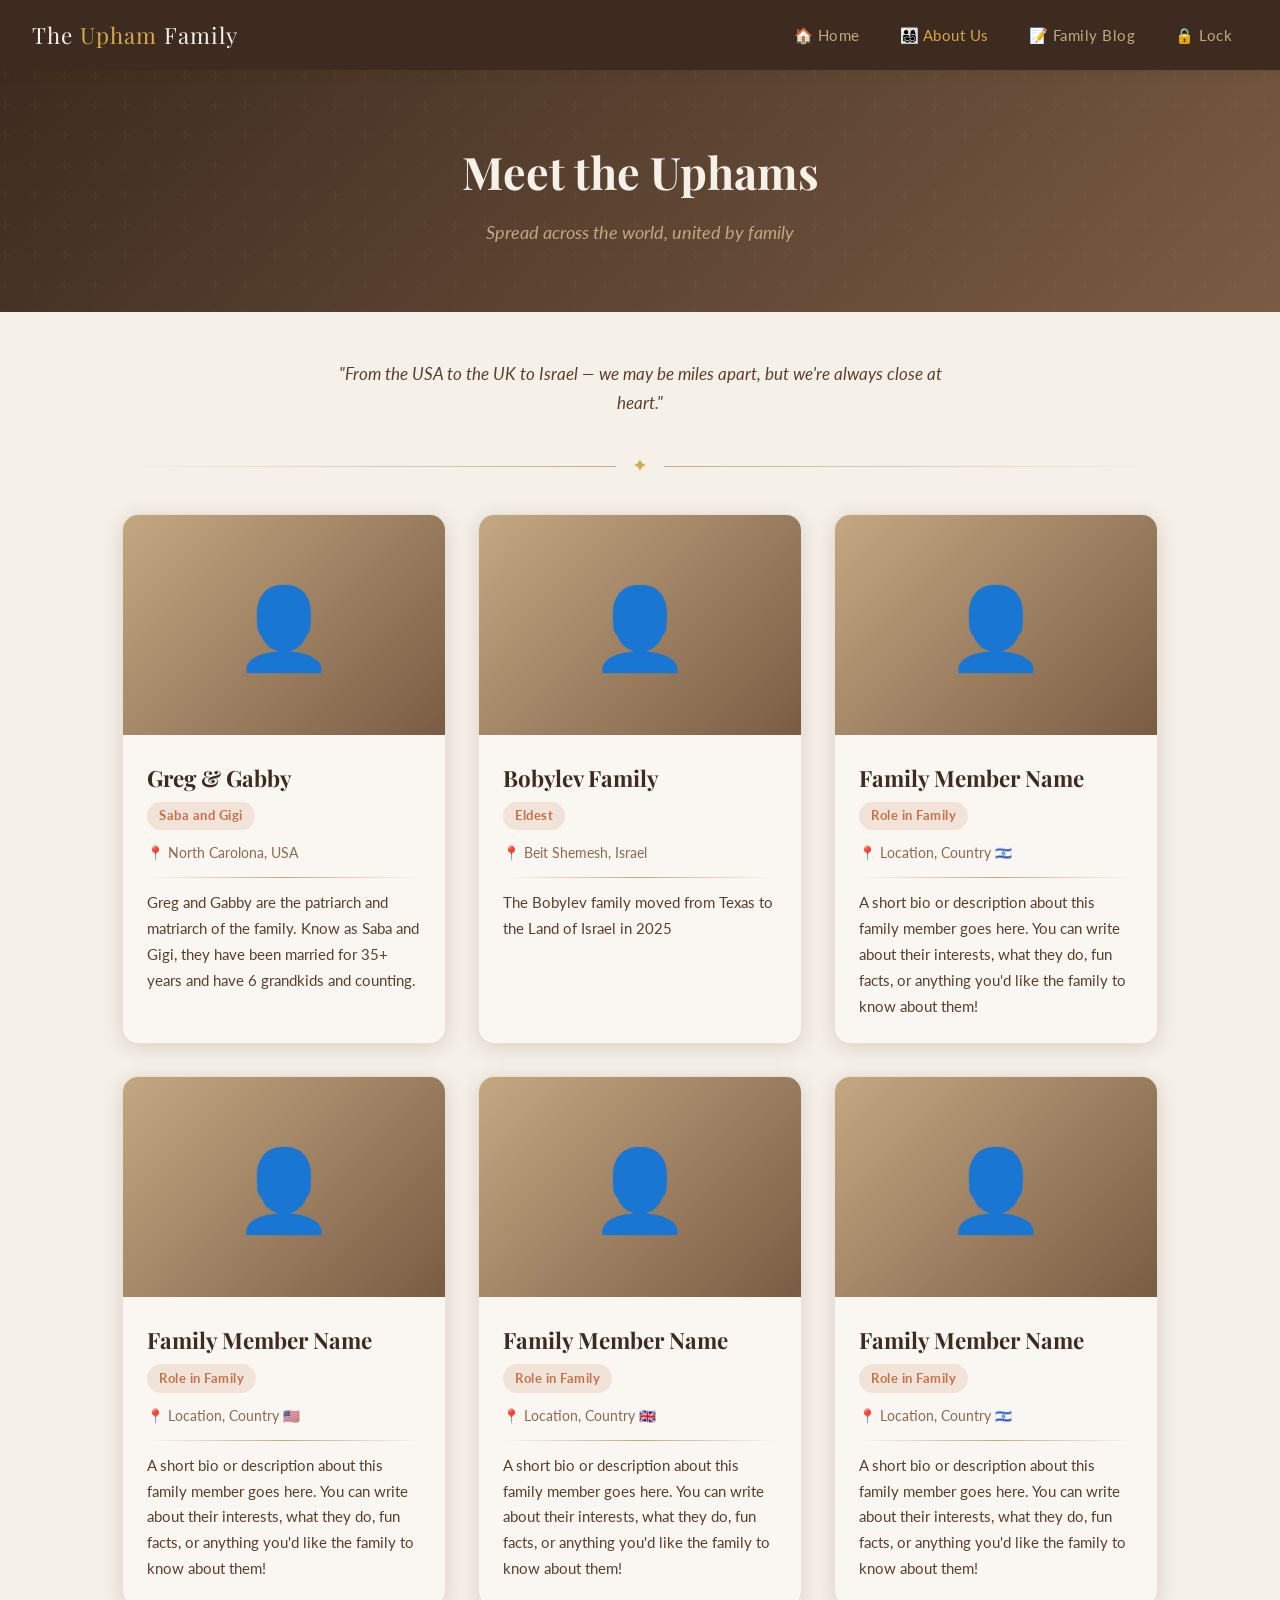
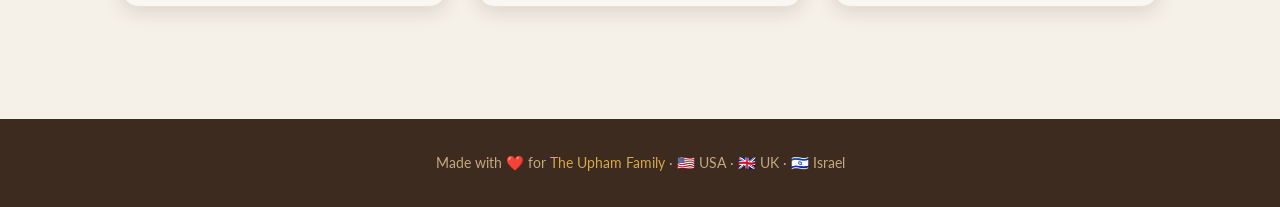
<file: about.html>
<!DOCTYPE html>
<html lang="en">
<head>
  <meta charset="UTF-8">
  <meta name="viewport" content="width=device-width, initial-scale=1.0">
  <title>About Us — The Upham Family</title>
  <link rel="preconnect" href="https://fonts.googleapis.com">
  <link href="https://fonts.googleapis.com/css2?family=Playfair+Display:ital,wght@0,400;0,700;1,400&family=Lato:wght@300;400;700&display=swap" rel="stylesheet">
  <link rel="stylesheet" href="style.css">
  <style>
    .family-grid {
      display: grid;
      grid-template-columns: repeat(auto-fit, minmax(300px, 1fr));
      gap: 2rem;
      margin-top: 2rem;
    }

    .member-card {
      background: var(--warm-white);
      border-radius: 16px;
      overflow: hidden;
      box-shadow: 0 4px 20px var(--shadow);
      border: 1px solid rgba(196, 168, 130, 0.3);
      transition: transform 0.3s ease, box-shadow 0.3s ease;
    }

    .member-card:hover {
      transform: translateY(-5px);
      box-shadow: 0 12px 35px var(--shadow);
    }

    .member-photo {
      width: 100%;
      height: 220px;
      object-fit: cover;
      display: block;
      background: linear-gradient(135deg, #c4a882 0%, #7a5c44 100%);
    }

    .member-photo-placeholder {
      width: 100%;
      height: 220px;
      background: linear-gradient(135deg, #c4a882 0%, #7a5c44 100%);
      display: flex;
      align-items: center;
      justify-content: center;
      font-size: 5rem;
    }

    .member-info {
      padding: 1.5rem;
    }

    .member-info h3 {
      font-size: 1.4rem;
      color: #3d2b1f;
      margin-bottom: 0.2rem;
    }

    .member-tag {
      display: inline-block;
      background: rgba(196, 113, 74, 0.15);
      color: #c4714a;
      font-size: 0.8rem;
      padding: 0.2rem 0.75rem;
      border-radius: 20px;
      margin-bottom: 0.75rem;
      font-weight: 700;
      letter-spacing: 0.5px;
    }

    .member-location {
      font-size: 0.85rem;
      color: #8a6a52;
      margin-bottom: 0.75rem;
      display: flex;
      align-items: center;
      gap: 0.4rem;
    }

    .member-info p {
      color: #5a3e2b;
      font-size: 0.95rem;
      line-height: 1.7;
    }

    .member-divider {
      height: 1px;
      background: linear-gradient(to right, transparent, #c4a882, transparent);
      margin: 0.75rem 0;
    }

    .intro-text {
      text-align: center;
      max-width: 650px;
      margin: 0 auto 1rem;
      color: #5a3e2b;
      font-style: italic;
      font-size: 1.05rem;
    }
  </style>
</head>
<body>

  <nav>
    <div class="nav-brand">The <span>Upham</span> Family</div>
    <ul class="nav-links">
      <li><a href="home.html">🏠 Home</a></li>
      <li><a href="about.html" class="active">👨‍👩‍👧‍👦 About Us</a></li>
      <li><a href="blog.html">📝 Family Blog</a></li>
      <li><a href="index.html">🔒 Lock</a></li>
    </ul>
  </nav>

  <div class="page-header">
    <h1>Meet the Uphams</h1>
    <p>Spread across the world, united by family</p>
  </div>

  <main>

    <p class="intro-text">
      "From the USA to the UK to Israel — we may be miles apart, but we're always close at heart."
    </p>

    <div class="divider"><span>✦</span></div>

    <div class="family-grid">

      <!-- Family Member 1 -->
      <div class="member-card">
        <div class="member-photo-placeholder">👤</div>
        <div class="member-info">
          <h3>Greg & Gabby</h3>
          <span class="member-tag">Saba and Gigi</span>
          <div class="member-location">📍 North Carolona, USA</div>
          <div class="member-divider"></div>
          <p> Greg and Gabby are the patriarch and matriarch of the family. Know as Saba and Gigi, they have been married for 35+ years and have 6 grandkids and counting.</p>
        </div>
      </div>

      <!-- Family Member 2 -->
      <div class="member-card">
        <div class="member-photo-placeholder">👤</div>
        <div class="member-info">
          <h3>Bobylev Family</h3>
          <span class="member-tag">Eldest</span>
          <div class="member-location">📍 Beit Shemesh, Israel</div>
          <div class="member-divider"></div>
          <p>The Bobylev family moved from Texas to the Land of Israel in 2025</p>
        </div>
      </div>

      <!-- Family Member 3 -->
      <div class="member-card">
        <div class="member-photo-placeholder">👤</div>
        <div class="member-info">
          <h3>Family Member Name</h3>
          <span class="member-tag">Role in Family</span>
          <div class="member-location">📍 Location, Country 🇮🇱</div>
          <div class="member-divider"></div>
          <p>A short bio or description about this family member goes here. You can write about their interests, what they do, fun facts, or anything you'd like the family to know about them!</p>
        </div>
      </div>

      <!-- Family Member 4 -->
      <div class="member-card">
        <div class="member-photo-placeholder">👤</div>
        <div class="member-info">
          <h3>Family Member Name</h3>
          <span class="member-tag">Role in Family</span>
          <div class="member-location">📍 Location, Country 🇺🇸</div>
          <div class="member-divider"></div>
          <p>A short bio or description about this family member goes here. You can write about their interests, what they do, fun facts, or anything you'd like the family to know about them!</p>
        </div>
      </div>

      <!-- Family Member 5 -->
      <div class="member-card">
        <div class="member-photo-placeholder">👤</div>
        <div class="member-info">
          <h3>Family Member Name</h3>
          <span class="member-tag">Role in Family</span>
          <div class="member-location">📍 Location, Country 🇬🇧</div>
          <div class="member-divider"></div>
          <p>A short bio or description about this family member goes here. You can write about their interests, what they do, fun facts, or anything you'd like the family to know about them!</p>
        </div>
      </div>

      <!-- Family Member 6 -->
      <div class="member-card">
        <div class="member-photo-placeholder">👤</div>
        <div class="member-info">
          <h3>Family Member Name</h3>
          <span class="member-tag">Role in Family</span>
          <div class="member-location">📍 Location, Country 🇮🇱</div>
          <div class="member-divider"></div>
          <p>A short bio or description about this family member goes here. You can write about their interests, what they do, fun facts, or anything you'd like the family to know about them!</p>
        </div>
      </div>

    </div>
  </main>

  <footer>
    <p>Made with ❤️ for <span>The Upham Family</span> · 🇺🇸 USA · 🇬🇧 UK · 🇮🇱 Israel</p>
  </footer>

</body>
</html>
</file>
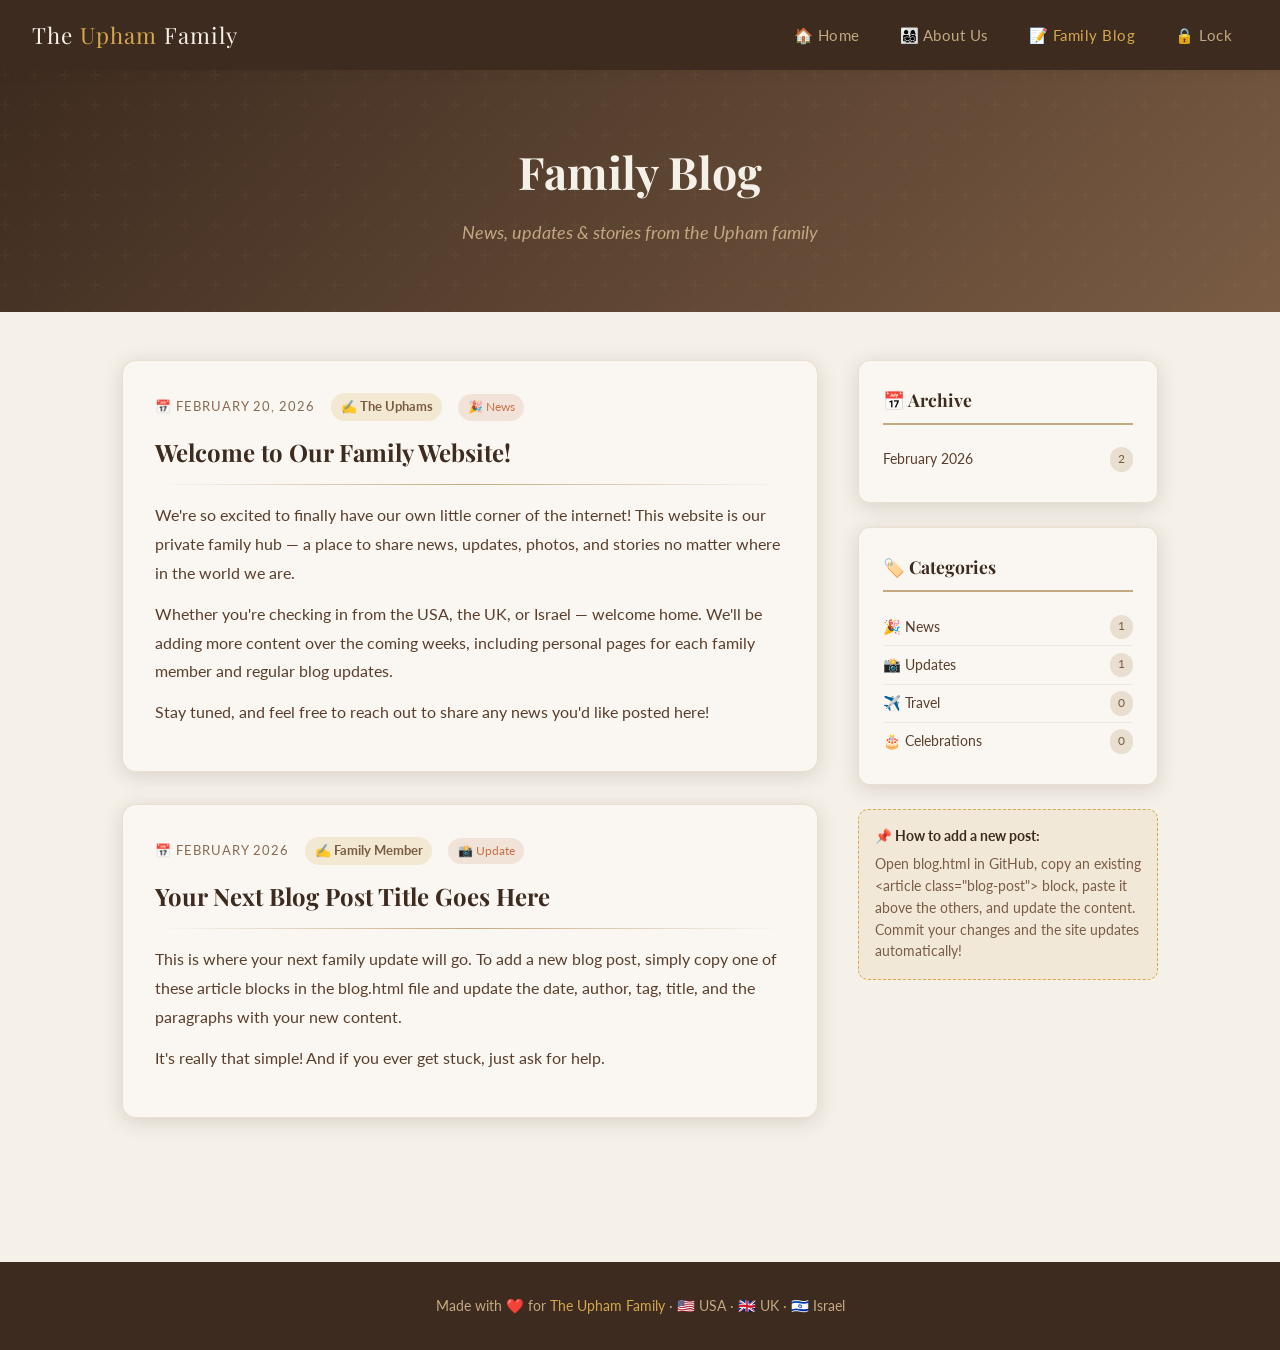
<file: blog.html>
<!DOCTYPE html>
<html lang="en">
<head>
  <meta charset="UTF-8">
  <meta name="viewport" content="width=device-width, initial-scale=1.0">
  <title>Family Blog — The Upham Family</title>
  <link rel="preconnect" href="https://fonts.googleapis.com">
  <link href="https://fonts.googleapis.com/css2?family=Playfair+Display:ital,wght@0,400;0,700;1,400&family=Lato:wght@300;400;700&display=swap" rel="stylesheet">
  <link rel="stylesheet" href="style.css">
  <style>
    .blog-layout {
      display: grid;
      grid-template-columns: 1fr 300px;
      gap: 2.5rem;
      align-items: start;
    }

    @media (max-width: 850px) {
      .blog-layout { grid-template-columns: 1fr; }
    }

    /* Blog Posts */
    .blog-post {
      background: var(--warm-white);
      border-radius: 14px;
      padding: 2rem;
      margin-bottom: 2rem;
      box-shadow: 0 4px 20px var(--shadow);
      border: 1px solid rgba(196, 168, 130, 0.3);
      transition: transform 0.3s ease;
    }

    .blog-post:hover {
      transform: translateY(-3px);
    }

    .post-meta {
      display: flex;
      align-items: center;
      gap: 1rem;
      margin-bottom: 1rem;
      flex-wrap: wrap;
    }

    .post-date {
      font-size: 0.8rem;
      color: #8a6a52;
      text-transform: uppercase;
      letter-spacing: 1px;
    }

    .post-author {
      font-size: 0.8rem;
      background: rgba(212, 168, 75, 0.2);
      color: #7a5c44;
      padding: 0.2rem 0.6rem;
      border-radius: 20px;
      font-weight: 700;
    }

    .post-tag {
      font-size: 0.75rem;
      background: rgba(196, 113, 74, 0.15);
      color: #c4714a;
      padding: 0.2rem 0.6rem;
      border-radius: 20px;
    }

    .blog-post h2 {
      font-size: 1.5rem;
      color: #3d2b1f;
      margin-bottom: 0.75rem;
      line-height: 1.3;
    }

    .blog-post p {
      color: #5a3e2b;
      line-height: 1.8;
      margin-bottom: 0.75rem;
    }

    .post-divider {
      height: 1px;
      background: linear-gradient(to right, transparent, #c4a882, transparent);
      margin: 1rem 0;
    }

    /* Sidebar */
    .sidebar {
      position: sticky;
      top: 80px;
    }

    .sidebar-card {
      background: var(--warm-white);
      border-radius: 12px;
      padding: 1.5rem;
      box-shadow: 0 4px 20px var(--shadow);
      border: 1px solid rgba(196, 168, 130, 0.3);
      margin-bottom: 1.5rem;
    }

    .sidebar-card h3 {
      font-size: 1.1rem;
      color: #3d2b1f;
      margin-bottom: 1rem;
      padding-bottom: 0.5rem;
      border-bottom: 2px solid #c4a882;
    }

    .archive-list {
      list-style: none;
    }

    .archive-list li {
      padding: 0.4rem 0;
      border-bottom: 1px solid rgba(196, 168, 130, 0.2);
      color: #5a3e2b;
      font-size: 0.9rem;
      display: flex;
      justify-content: space-between;
    }

    .archive-list li:last-child { border-bottom: none; }

    .archive-list .count {
      background: rgba(196, 168, 130, 0.3);
      color: #7a5c44;
      font-size: 0.75rem;
      padding: 0.1rem 0.5rem;
      border-radius: 20px;
    }

    .how-to-add {
      background: rgba(212, 168, 75, 0.1);
      border: 1px dashed #d4a84b;
      border-radius: 10px;
      padding: 1rem;
      font-size: 0.85rem;
      color: #7a5c44;
      line-height: 1.6;
    }

    .how-to-add strong {
      color: #3d2b1f;
      display: block;
      margin-bottom: 0.4rem;
    }
  </style>
</head>
<body>

  <nav>
    <div class="nav-brand">The <span>Upham</span> Family</div>
    <ul class="nav-links">
      <li><a href="home.html">🏠 Home</a></li>
      <li><a href="about.html">👨‍👩‍👧‍👦 About Us</a></li>
      <li><a href="blog.html" class="active">📝 Family Blog</a></li>
      <li><a href="index.html">🔒 Lock</a></li>
    </ul>
  </nav>

  <div class="page-header">
    <h1>Family Blog</h1>
    <p>News, updates & stories from the Upham family</p>
  </div>

  <main>
    <div class="blog-layout">

      <!-- Blog Posts -->
      <div class="blog-posts">

        <!-- Post 1 - Welcome Post -->
        <article class="blog-post">
          <div class="post-meta">
            <span class="post-date">📅 February 20, 2026</span>
            <span class="post-author">✍️ The Uphams</span>
            <span class="post-tag">🎉 News</span>
          </div>
          <h2>Welcome to Our Family Website!</h2>
          <div class="post-divider"></div>
          <p>We're so excited to finally have our own little corner of the internet! This website is our private family hub — a place to share news, updates, photos, and stories no matter where in the world we are.</p>
          <p>Whether you're checking in from the USA, the UK, or Israel — welcome home. We'll be adding more content over the coming weeks, including personal pages for each family member and regular blog updates.</p>
          <p>Stay tuned, and feel free to reach out to share any news you'd like posted here!</p>
        </article>

        <!-- Post 2 - Placeholder -->
        <article class="blog-post">
          <div class="post-meta">
            <span class="post-date">📅 February 2026</span>
            <span class="post-author">✍️ Family Member</span>
            <span class="post-tag">📸 Update</span>
          </div>
          <h2>Your Next Blog Post Title Goes Here</h2>
          <div class="post-divider"></div>
          <p>This is where your next family update will go. To add a new blog post, simply copy one of these article blocks in the blog.html file and update the date, author, tag, title, and the paragraphs with your new content.</p>
          <p>It's really that simple! And if you ever get stuck, just ask for help.</p>
        </article>

      </div>

      <!-- Sidebar -->
      <aside class="sidebar">

        <div class="sidebar-card">
          <h3>📅 Archive</h3>
          <ul class="archive-list">
            <li><span>February 2026</span><span class="count">2</span></li>
          </ul>
        </div>

        <div class="sidebar-card">
          <h3>🏷️ Categories</h3>
          <ul class="archive-list">
            <li><span>🎉 News</span><span class="count">1</span></li>
            <li><span>📸 Updates</span><span class="count">1</span></li>
            <li><span>✈️ Travel</span><span class="count">0</span></li>
            <li><span>🎂 Celebrations</span><span class="count">0</span></li>
          </ul>
        </div>

        <div class="how-to-add">
          <strong>📌 How to add a new post:</strong>
          Open blog.html in GitHub, copy an existing &lt;article class="blog-post"&gt; block, paste it above the others, and update the content. Commit your changes and the site updates automatically!
        </div>

      </aside>

    </div>
  </main>

  <footer>
    <p>Made with ❤️ for <span>The Upham Family</span> · 🇺🇸 USA · 🇬🇧 UK · 🇮🇱 Israel</p>
  </footer>

</body>
</html>
</file>
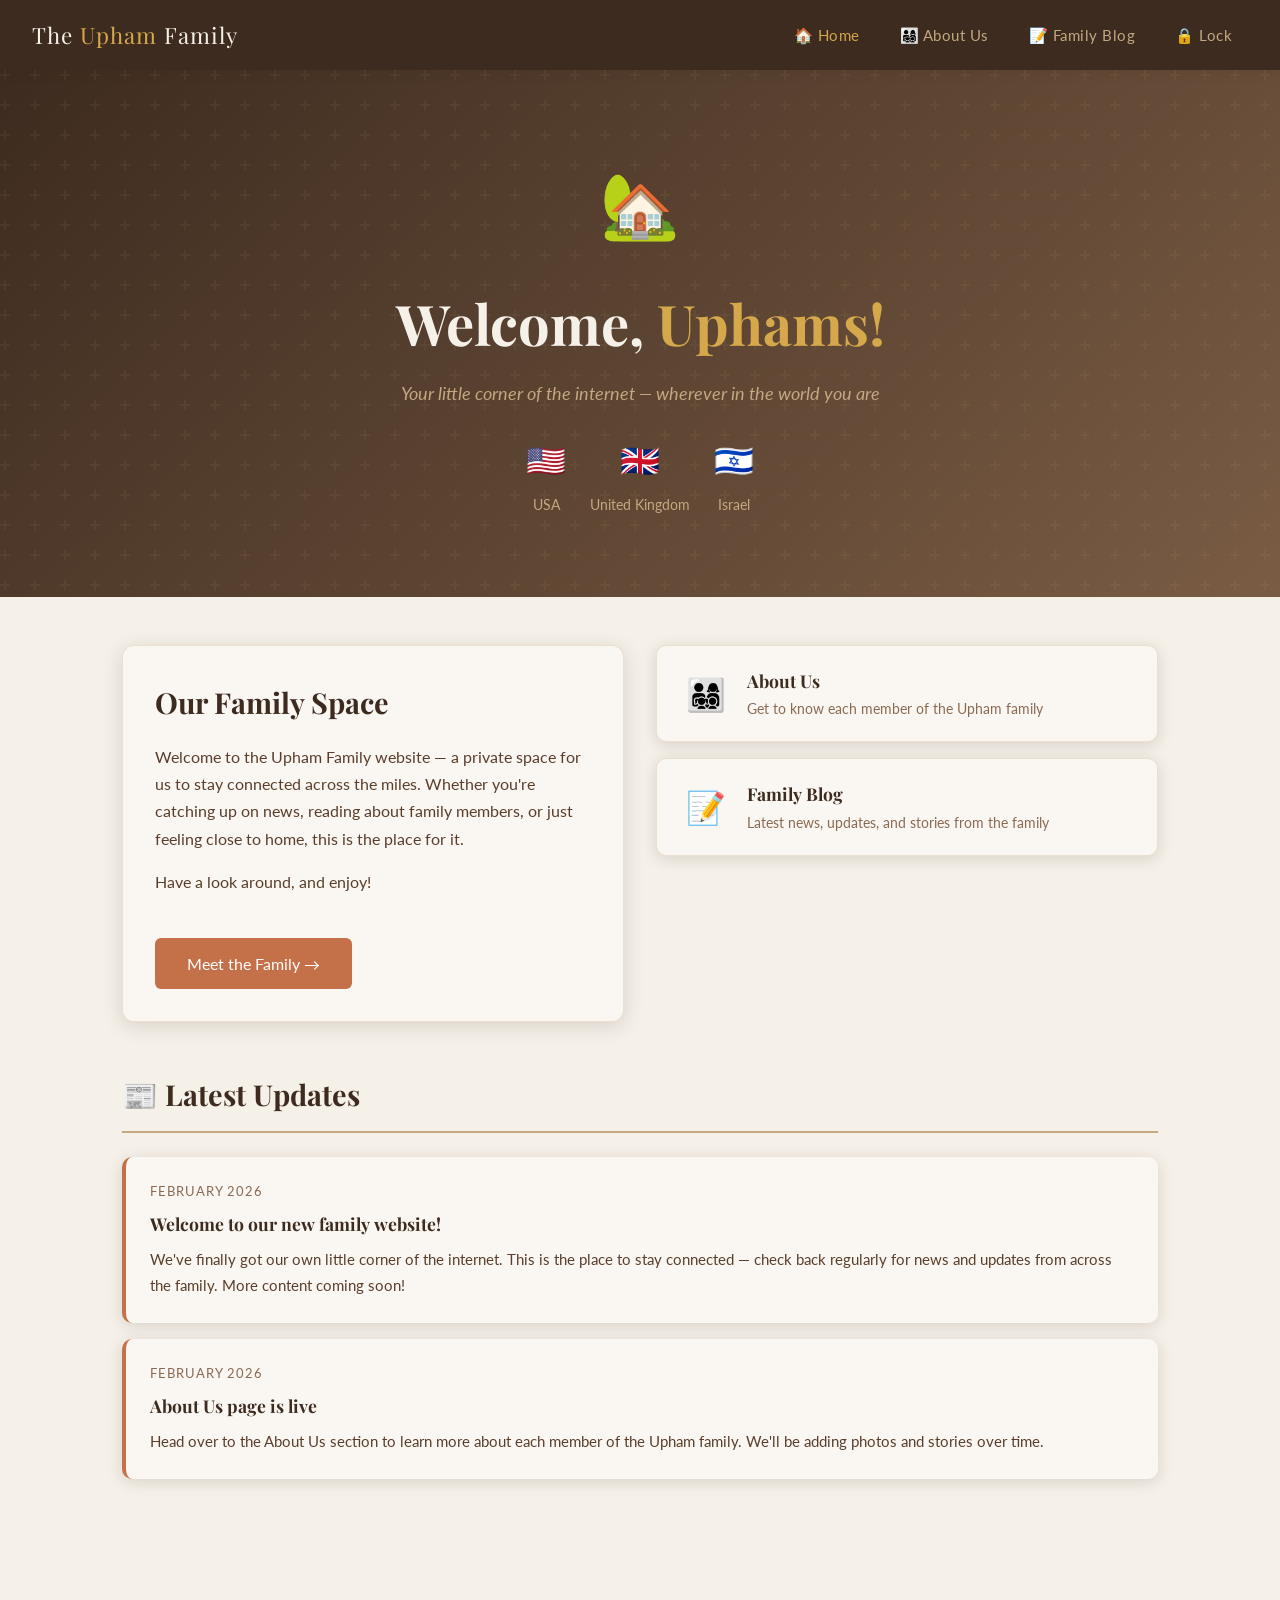
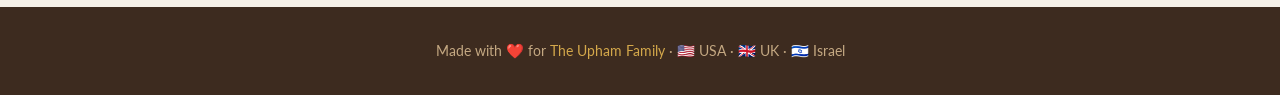
<file: home.html>
<!DOCTYPE html>
<html lang="en">
<head>
  <meta charset="UTF-8">
  <meta name="viewport" content="width=device-width, initial-scale=1.0">
  <title>Home — The Upham Family</title>
  <link rel="preconnect" href="https://fonts.googleapis.com">
  <link href="https://fonts.googleapis.com/css2?family=Playfair+Display:ital,wght@0,400;0,700;1,400&family=Lato:wght@300;400;700&display=swap" rel="stylesheet">
  <link rel="stylesheet" href="style.css">
  <style>
    .hero {
      background: linear-gradient(135deg, #3d2b1f 0%, #7a5c44 100%);
      padding: 5rem 2rem;
      text-align: center;
      position: relative;
      overflow: hidden;
    }

    .hero::before {
      content: '';
      position: absolute;
      inset: 0;
      background: url("data:image/svg+xml,%3Csvg width='60' height='60' viewBox='0 0 60 60' xmlns='http://www.w3.org/2000/svg'%3E%3Cg fill='none' fill-rule='evenodd'%3E%3Cg fill='%23c4a882' fill-opacity='0.07'%3E%3Cpath d='M36 34v-4h-2v4h-4v2h4v4h2v-4h4v-2h-4zm0-30V0h-2v4h-4v2h4v4h2V6h4V4h-4zM6 34v-4H4v4H0v2h4v4h2v-4h4v-2H6zM6 4V0H4v4H0v2h4v4h2V6h4V4H6z'/%3E%3C/g%3E%3C/g%3E%3C/svg%3E");
    }

    .hero-icon {
      font-size: 4rem;
      margin-bottom: 1rem;
      display: block;
      animation: float 4s ease-in-out infinite;
    }

    @keyframes float {
      0%, 100% { transform: translateY(0); }
      50% { transform: translateY(-10px); }
    }

    .hero h1 {
      font-family: 'Playfair Display', serif;
      color: #f5f0e8;
      font-size: 3.5rem;
      margin-bottom: 0.5rem;
      position: relative;
    }

    .hero h1 span { color: #d4a84b; }

    .hero p {
      color: #c4a882;
      font-style: italic;
      font-size: 1.15rem;
      position: relative;
    }

    .flags {
      display: flex;
      justify-content: center;
      gap: 1.5rem;
      margin-top: 1.5rem;
      position: relative;
    }

    .flag-item {
      color: #c4a882;
      font-size: 0.9rem;
      display: flex;
      flex-direction: column;
      align-items: center;
      gap: 0.3rem;
    }

    .flag-item span:first-child { font-size: 2rem; }

    /* Welcome card */
    .welcome-section {
      display: grid;
      grid-template-columns: 1fr 1fr;
      gap: 2rem;
      margin-bottom: 3rem;
    }

    @media (max-width: 768px) {
      .welcome-section { grid-template-columns: 1fr; }
      .hero h1 { font-size: 2.2rem; }
    }

    .welcome-text h2 {
      font-size: 1.8rem;
      margin-bottom: 1rem;
      color: #3d2b1f;
    }

    .welcome-text p {
      color: #5a3e2b;
      margin-bottom: 1rem;
    }

    .quick-links {
      display: flex;
      flex-direction: column;
      gap: 1rem;
    }

    .quick-link-card {
      background: var(--warm-white);
      border-radius: 10px;
      padding: 1.25rem 1.5rem;
      display: flex;
      align-items: center;
      gap: 1rem;
      box-shadow: 0 3px 15px var(--shadow);
      border: 1px solid rgba(196, 168, 130, 0.3);
      transition: all 0.3s ease;
      text-decoration: none;
    }

    .quick-link-card:hover {
      transform: translateX(6px);
      box-shadow: 0 6px 25px var(--shadow);
      border-color: var(--gold);
    }

    .quick-link-card .icon {
      font-size: 2rem;
      width: 50px;
      text-align: center;
    }

    .quick-link-card h3 {
      font-size: 1.1rem;
      color: #3d2b1f;
      margin-bottom: 0.15rem;
    }

    .quick-link-card p {
      font-size: 0.85rem;
      color: #8a6a52;
    }

    /* Recent updates preview */
    .section-title {
      font-size: 1.8rem;
      color: #3d2b1f;
      margin-bottom: 1.5rem;
      padding-bottom: 0.75rem;
      border-bottom: 2px solid #c4a882;
      display: flex;
      align-items: center;
      gap: 0.75rem;
    }

    .update-preview {
      background: var(--warm-white);
      border-radius: 10px;
      padding: 1.5rem;
      border-left: 4px solid var(--terracotta);
      box-shadow: 0 3px 15px var(--shadow);
      margin-bottom: 1rem;
    }

    .update-preview .date {
      font-size: 0.8rem;
      color: #8a6a52;
      text-transform: uppercase;
      letter-spacing: 1px;
      margin-bottom: 0.4rem;
    }

    .update-preview h3 {
      font-size: 1.1rem;
      margin-bottom: 0.5rem;
    }

    .update-preview p {
      color: #5a3e2b;
      font-size: 0.95rem;
    }
  </style>
</head>
<body>

  <nav>
    <div class="nav-brand">The <span>Upham</span> Family</div>
    <ul class="nav-links">
      <li><a href="home.html" class="active">🏠 Home</a></li>
      <li><a href="about.html">👨‍👩‍👧‍👦 About Us</a></li>
      <li><a href="blog.html">📝 Family Blog</a></li>
      <li><a href="index.html">🔒 Lock</a></li>
    </ul>
  </nav>

  <!-- Hero -->
  <div class="hero">
    <span class="hero-icon">🏡</span>
    <h1>Welcome, <span>Uphams!</span></h1>
    <p>Your little corner of the internet — wherever in the world you are</p>
    <div class="flags">
      <div class="flag-item"><span>🇺🇸</span><span>USA</span></div>
      <div class="flag-item"><span>🇬🇧</span><span>United Kingdom</span></div>
      <div class="flag-item"><span>🇮🇱</span><span>Israel</span></div>
    </div>
  </div>

  <main>

    <div class="welcome-section">
      <div class="welcome-text card">
        <h2>Our Family Space</h2>
        <p>Welcome to the Upham Family website — a private space for us to stay connected across the miles. Whether you're catching up on news, reading about family members, or just feeling close to home, this is the place for it.</p>
        <p>Have a look around, and enjoy!</p>
        <br>
        <a href="about.html" class="btn btn-primary">Meet the Family →</a>
      </div>

      <div class="quick-links">
        <a href="about.html" class="quick-link-card">
          <div class="icon">👨‍👩‍👧‍👦</div>
          <div>
            <h3>About Us</h3>
            <p>Get to know each member of the Upham family</p>
          </div>
        </a>
        <a href="blog.html" class="quick-link-card">
          <div class="icon">📝</div>
          <div>
            <h3>Family Blog</h3>
            <p>Latest news, updates, and stories from the family</p>
          </div>
        </a>
      </div>
    </div>

    <!-- Recent Updates -->
    <h2 class="section-title">📰 Latest Updates</h2>

    <div class="update-preview">
      <div class="date">February 2026</div>
      <h3>Welcome to our new family website!</h3>
      <p>We've finally got our own little corner of the internet. This is the place to stay connected — check back regularly for news and updates from across the family. More content coming soon!</p>
    </div>

    <div class="update-preview">
      <div class="date">February 2026</div>
      <h3>About Us page is live</h3>
      <p>Head over to the About Us section to learn more about each member of the Upham family. We'll be adding photos and stories over time.</p>
    </div>

  </main>

  <footer>
    <p>Made with ❤️ for <span>The Upham Family</span> · 🇺🇸 USA · 🇬🇧 UK · 🇮🇱 Israel</p>
  </footer>

</body>
</html>
</file>
<file: style.css>
@import url('https://fonts.googleapis.com/css2?family=Playfair+Display:ital,wght@0,400;0,700;1,400&family=Lato:wght@300;400;700&display=swap');

/* ===== CSS Variables ===== */
:root {
  --cream: #f5f0e8;
  --warm-white: #faf7f2;
  --brown-dark: #3d2b1f;
  --brown-mid: #7a5c44;
  --brown-light: #c4a882;
  --terracotta: #c4714a;
  --terracotta-light: #e8956d;
  --gold: #d4a84b;
  --text-dark: #2c1f15;
  --text-mid: #5a3e2b;
  --text-light: #8a6a52;
  --shadow: rgba(61, 43, 31, 0.15);
}

/* ===== Reset & Base ===== */
* {
  margin: 0;
  padding: 0;
  box-sizing: border-box;
}

body {
  font-family: 'Lato', sans-serif;
  background-color: var(--cream);
  color: var(--text-dark);
  line-height: 1.7;
}

h1, h2, h3, h4 {
  font-family: 'Playfair Display', serif;
  color: var(--brown-dark);
}

a {
  color: var(--terracotta);
  text-decoration: none;
  transition: color 0.3s ease;
}

a:hover {
  color: var(--gold);
}

/* ===== Navigation ===== */
nav {
  background-color: var(--brown-dark);
  padding: 0 2rem;
  display: flex;
  justify-content: space-between;
  align-items: center;
  position: sticky;
  top: 0;
  z-index: 100;
  box-shadow: 0 2px 10px var(--shadow);
}

.nav-brand {
  font-family: 'Playfair Display', serif;
  font-size: 1.4rem;
  color: var(--cream);
  padding: 1rem 0;
  letter-spacing: 1px;
}

.nav-brand span {
  color: var(--gold);
}

.nav-links {
  display: flex;
  list-style: none;
  gap: 0.5rem;
}

.nav-links a {
  color: var(--brown-light);
  padding: 0.5rem 1rem;
  border-radius: 4px;
  font-size: 0.95rem;
  letter-spacing: 0.5px;
  transition: all 0.3s ease;
}

.nav-links a:hover {
  color: var(--cream);
  background-color: rgba(196, 168, 130, 0.2);
}

.nav-links a.active {
  color: var(--gold);
}

/* ===== Page Header ===== */
.page-header {
  background: linear-gradient(135deg, var(--brown-dark) 0%, var(--brown-mid) 100%);
  padding: 4rem 2rem;
  text-align: center;
  position: relative;
  overflow: hidden;
}

.page-header::before {
  content: '';
  position: absolute;
  top: 0; left: 0; right: 0; bottom: 0;
  background: url("data:image/svg+xml,%3Csvg width='60' height='60' viewBox='0 0 60 60' xmlns='http://www.w3.org/2000/svg'%3E%3Cg fill='none' fill-rule='evenodd'%3E%3Cg fill='%23c4a882' fill-opacity='0.08'%3E%3Cpath d='M36 34v-4h-2v4h-4v2h4v4h2v-4h4v-2h-4zm0-30V0h-2v4h-4v2h4v4h2V6h4V4h-4zM6 34v-4H4v4H0v2h4v4h2v-4h4v-2H6zM6 4V0H4v4H0v2h4v4h2V6h4V4H6z'/%3E%3C/g%3E%3C/g%3E%3C/svg%3E");
  opacity: 0.5;
}

.page-header h1 {
  color: var(--cream);
  font-size: 2.8rem;
  margin-bottom: 0.5rem;
  position: relative;
}

.page-header p {
  color: var(--brown-light);
  font-size: 1.1rem;
  font-style: italic;
  position: relative;
}

/* ===== Main Content ===== */
main {
  max-width: 1100px;
  margin: 0 auto;
  padding: 3rem 2rem;
}

/* ===== Cards ===== */
.card {
  background: var(--warm-white);
  border-radius: 12px;
  padding: 2rem;
  box-shadow: 0 4px 20px var(--shadow);
  border: 1px solid rgba(196, 168, 130, 0.3);
  transition: transform 0.3s ease, box-shadow 0.3s ease;
}

.card:hover {
  transform: translateY(-3px);
  box-shadow: 0 8px 30px var(--shadow);
}

/* ===== Divider ===== */
.divider {
  text-align: center;
  margin: 2rem 0;
  position: relative;
}

.divider::before {
  content: '';
  position: absolute;
  top: 50%;
  left: 0;
  right: 0;
  height: 1px;
  background: linear-gradient(to right, transparent, var(--brown-light), transparent);
}

.divider span {
  background: var(--cream);
  padding: 0 1rem;
  color: var(--gold);
  font-size: 1.2rem;
  position: relative;
}

/* ===== Footer ===== */
footer {
  background-color: var(--brown-dark);
  color: var(--brown-light);
  text-align: center;
  padding: 2rem;
  margin-top: 4rem;
  font-size: 0.9rem;
}

footer span {
  color: var(--gold);
}

/* ===== Buttons ===== */
.btn {
  display: inline-block;
  padding: 0.75rem 2rem;
  border-radius: 6px;
  font-family: 'Lato', sans-serif;
  font-size: 1rem;
  cursor: pointer;
  transition: all 0.3s ease;
  border: none;
}

.btn-primary {
  background-color: var(--terracotta);
  color: white;
}

.btn-primary:hover {
  background-color: var(--terracotta-light);
  color: white;
  transform: translateY(-2px);
}

.btn-outline {
  background: transparent;
  border: 2px solid var(--brown-light);
  color: var(--brown-mid);
}

.btn-outline:hover {
  background: var(--brown-light);
  color: white;
}

/* ===== Responsive ===== */
@media (max-width: 768px) {
  nav {
    flex-direction: column;
    padding: 1rem;
    gap: 0.5rem;
  }
  .nav-links {
    flex-wrap: wrap;
    justify-content: center;
  }
  .page-header h1 {
    font-size: 2rem;
  }
  main {
    padding: 2rem 1rem;
  }
}
</file>
